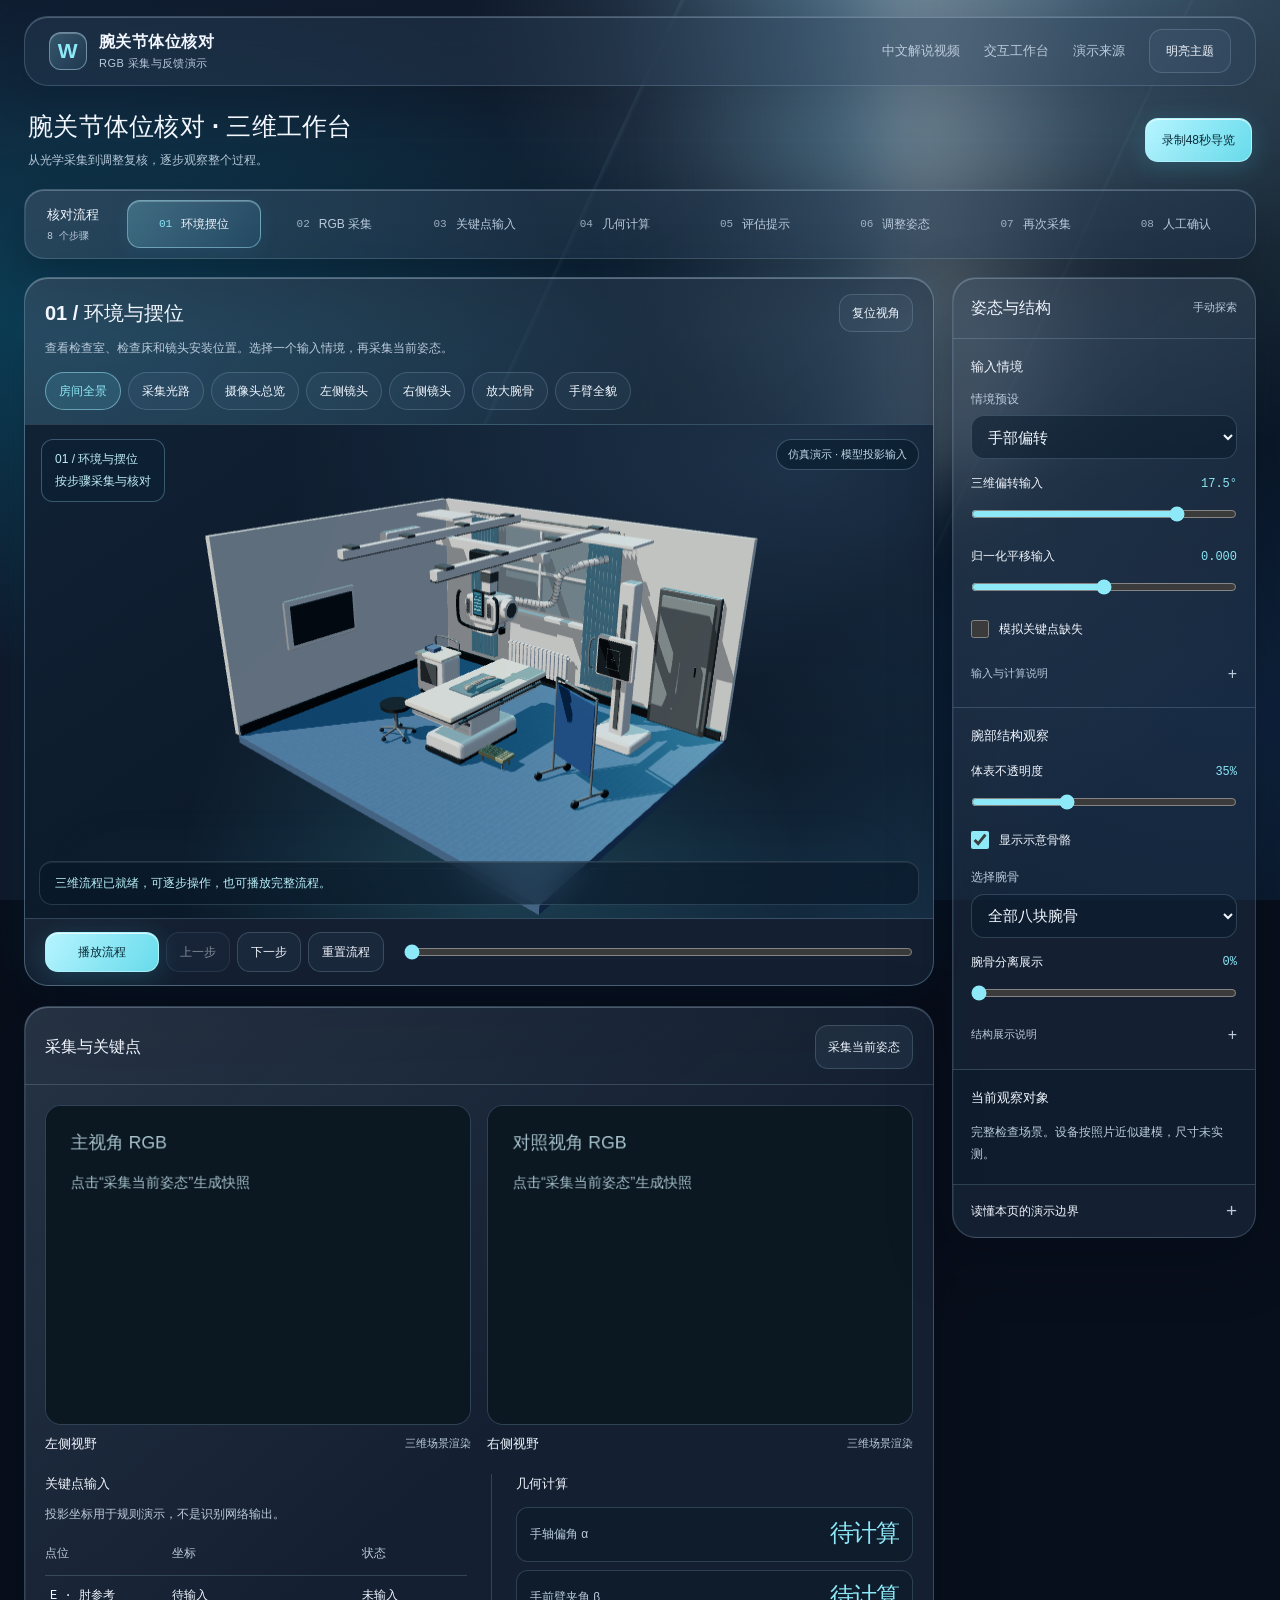
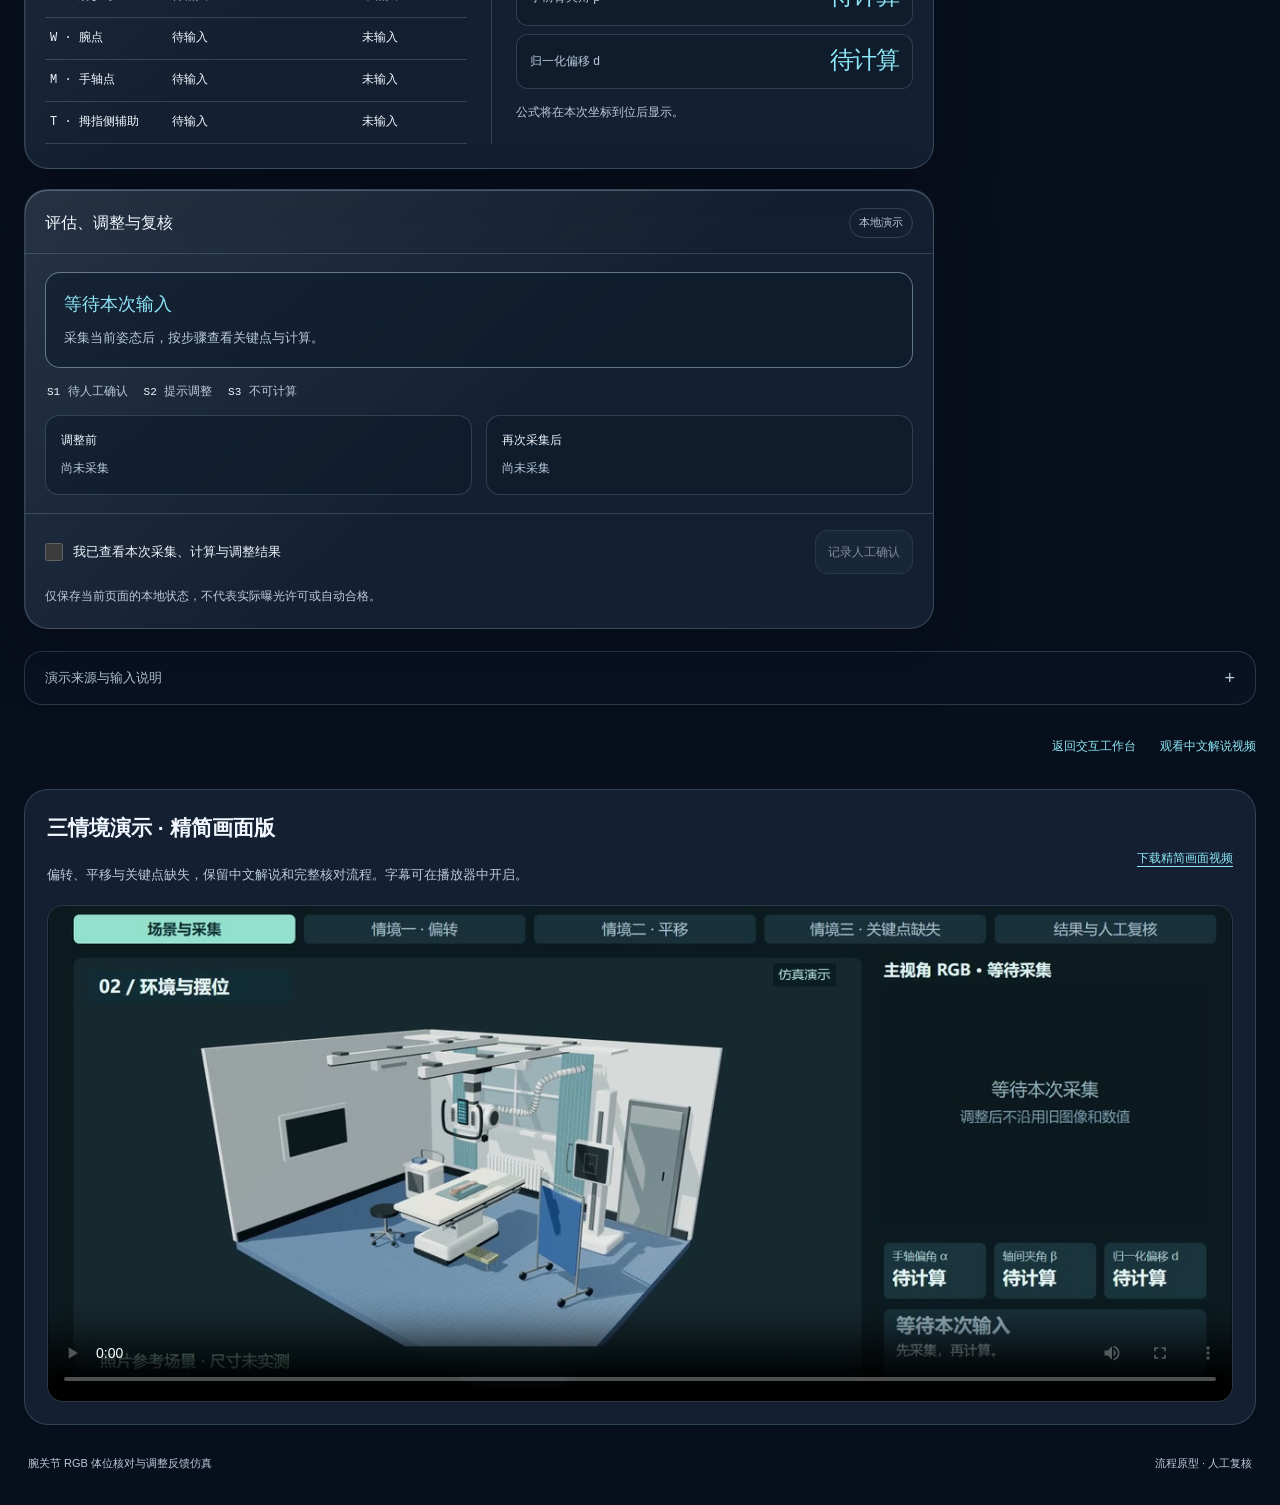
<file: index.html>
<!doctype html>
<html lang="zh-CN" data-theme="dark">
<head>
  <meta charset="utf-8">
  <meta name="viewport" content="width=device-width,initial-scale=1">
  <meta name="theme-color" content="#101b2c">
  <meta name="description" content="从RGB视野、模型投影关键点，到几何计算、姿态调整与人工确认的八步三维演示。">
  <title>腕关节RGB体位核对 · 全流程三维演示</title>
  <link rel="stylesheet" href="workflow-ui.css">
  <script type="importmap">{"imports":{"three":"./vendor/three.module.js"}}</script><script type="module" src="workflow-app.js"></script>
</head>
<body class="workflow-page">
<a class="skip-link" href="#workflow-workspace">跳到流程工作台</a>
<div class="ambient" aria-hidden="true"></div>
<header class="site-header wf-header">
  <a class="brand" href="#top"><span class="brand-symbol" aria-hidden="true">W</span><span>腕关节体位核对<small>RGB 采集与反馈演示</small></span></a>
  <nav class="header-nav" aria-label="主要导航"><a href="narrated-final.html">中文解说视频</a><a href="#workflow-workspace">交互工作台</a><a href="#wf-source">演示来源</a></nav>
  <button type="button" id="wf-theme" class="button subtle" aria-label="切换明亮主题">明亮主题</button>
</header>
<main id="top" class="wf-main">
  <section class="wf-intro" aria-labelledby="wf-page-title">
    <div><p class="eyebrow">RGB POSITION REVIEW / COMPLETE WORKFLOW</p><h1 id="wf-page-title">腕关节体位核对 · 三维工作台</h1><p>从光学采集到调整复核，逐步观察整个过程。</p></div>
    <button type="button" id="wf-record" class="button primary">录制48秒导览</button>
  </section>


  <section id="workflow-workspace" class="wf-workspace" aria-label="RGB体位核对流程工作台">
    <aside class="wf-process glass" aria-label="八步流程">
      <div class="wf-section-heading"><h2>核对流程</h2><span>8 个步骤</span></div>
      <nav class="wf-steps" aria-label="流程步骤">
        <button type="button" data-step="0" aria-current="step"><span class="wf-step-number">01</span><span><strong>环境摆位</strong><small>设备与手臂就位</small></span></button>
        <button type="button" data-step="1"><span class="wf-step-number">02</span><span><strong>RGB 采集</strong><small>观察相机视野</small></span></button>
        <button type="button" data-step="2"><span class="wf-step-number">03</span><span><strong>关键点输入</strong><small>已知模型投影</small></span></button>
        <button type="button" data-step="3"><span class="wf-step-number">04</span><span><strong>几何计算</strong><small>角度与位置关系</small></span></button>
        <button type="button" data-step="4"><span class="wf-step-number">05</span><span><strong>评估提示</strong><small>按规则分状态</small></span></button>
        <button type="button" data-step="5"><span class="wf-step-number">06</span><span><strong>调整姿态</strong><small>修改后不沿用旧结果</small></span></button>
        <button type="button" data-step="6"><span class="wf-step-number">07</span><span><strong>再次采集</strong><small>重新计算与比较</small></span></button>
        <button type="button" data-step="7"><span class="wf-step-number">08</span><span><strong>人工确认</strong><small>本地确认记录</small></span></button>
      </nav>
      <p class="wf-rail-note">点击步骤可逐段查看，也可播放完整流程。</p>
      <a href="#wf-source" class="wf-text-link">查看演示来源</a>
    </aside>

    <div class="wf-center">
      <section class="wf-viewer glass" aria-labelledby="wf-step-title">
        <div class="wf-current-step"><div><span class="wf-kicker">当前步骤</span><h2 id="wf-step-title">环境摆位</h2></div><button type="button" id="wf-home-view" class="button subtle">复位视角</button></div>
        <p class="wf-step-description" id="wf-step-detail">观察检查床、相机与手臂的相对位置，再开始采集流程。</p>
        <div class="wf-focus-bar" role="group" aria-label="放大观察对象"><button type="button" data-focus="room" class="button subtle" aria-pressed="true">房间全景</button><button type="button" data-focus="capture" class="button subtle" aria-pressed="false">采集光路</button><button type="button" data-focus="camera" class="button subtle" aria-pressed="false">摄像头总览</button><button type="button" data-focus="camera-left" class="button subtle" aria-pressed="false">左侧镜头</button><button type="button" data-focus="camera-right" class="button subtle" aria-pressed="false">右侧镜头</button><button type="button" data-focus="wrist" class="button subtle" aria-pressed="false">放大腕骨</button><button type="button" data-focus="arm" class="button subtle" aria-pressed="false">手臂全貌</button></div>
        <div id="wf-stage" class="wf-stage"><span class="wf-simulation-stamp">仿真演示 · 模型投影输入</span><canvas id="wf-canvas" role="img" tabindex="0" aria-label="RGB采集和腕关节姿态的三维场景，可拖动旋转，使用放大按钮切换观察对象。"></canvas><div class="wf-stage-caption"><p id="wf-status" role="status" aria-live="polite">正在准备三维流程…</p><p>拖动旋转，滚轮缩放；选择对象查看结构说明。</p></div></div>
        <div class="wf-transport"><div class="wf-play-buttons"><button type="button" id="wf-play" class="button primary">播放流程</button><button type="button" id="wf-prev" class="button subtle">上一步</button><button type="button" id="wf-next" class="button subtle">下一步</button><button type="button" id="wf-reset" class="button subtle">重置流程</button></div><label for="wf-progress">流程进度</label><input id="wf-progress" type="range" min="0" max="1" step="0.001" value="0" aria-label="全流程演示进度"></div>
      </section>

      <section class="wf-observations glass" aria-labelledby="wf-capture-title">
        <div class="wf-section-heading"><div><span class="wf-kicker">ACQUISITION</span><h2 id="wf-capture-title">采集与关键点</h2></div><button type="button" id="wf-capture" class="button">采集当前姿态</button></div>
        <div class="wf-rgb-grid"><figure><div class="wf-rgb-frame"><canvas id="wf-rgb-left" width="320" height="240" role="img" aria-label="左侧相机的RGB渲染视野"></canvas></div><figcaption><strong>左侧视野</strong><span>三维场景渲染</span></figcaption></figure><figure><div class="wf-rgb-frame"><canvas id="wf-rgb-right" width="320" height="240" role="img" aria-label="右侧相机的RGB渲染视野"></canvas></div><figcaption><strong>右侧视野</strong><span>三维场景渲染</span></figcaption></figure></div>
        <div class="wf-data-grid"><div class="wf-keypoint-block"><h3>关键点输入</h3><p class="wf-small-copy">投影坐标用于规则演示，不是识别网络输出。</p><table class="wf-keypoint-table"><thead><tr><th scope="col">点位</th><th scope="col">坐标</th><th scope="col">状态</th></tr></thead><tbody id="wf-keypoints"><tr><th scope="row">E · 肘</th><td>待采集</td><td>未输入</td></tr><tr><th scope="row">W · 腕</th><td>待采集</td><td>未输入</td></tr><tr><th scope="row">M · 中掌</th><td>待采集</td><td>未输入</td></tr><tr><th scope="row">T · 参考点</th><td>待采集</td><td>未输入</td></tr></tbody></table></div><div class="wf-calculation-block"><h3>几何计算</h3><div class="wf-metrics"><div><span>手轴偏角 α</span><output id="wf-alpha">待计算</output></div><div><span>手前臂夹角 β</span><output id="wf-beta">待计算</output></div><div><span>归一化偏移 d</span><output id="wf-offset">待计算</output></div></div><p id="wf-formula" class="wf-formula">完成关键点输入后显示本次计算关系。</p></div></div>
      </section>

      <section class="wf-review glass" aria-labelledby="wf-review-title">
        <div class="wf-section-heading"><div><span class="wf-kicker">REVIEW &amp; RECAPTURE</span><h2 id="wf-review-title">评估、调整与复核</h2></div><span class="wf-local-badge">本地演示</span></div>
        <div class="wf-decision" role="status" aria-live="polite"><span id="wf-result">S3 · 尚未采集</span><p id="wf-reason">等待有效关键点输入；当前不作体位判断。</p></div>
        <div class="wf-state-legend" aria-label="结果状态定义"><span><b>S1</b> 待人工确认</span><span><b>S2</b> 提示调整</span><span><b>S3</b> 不可计算</span></div>
        <div class="wf-comparison"><div><h3>调整前</h3><p id="wf-before">完成第一次采集后记录结果。</p></div><div><h3>再次采集后</h3><p id="wf-after">修改姿态后重新采集，再比较结果。</p></div></div>
        <div class="wf-confirmation"><label class="check-field"><input id="wf-human-confirm" type="checkbox"><span>我已查看本次采集、计算与调整结果</span></label><button type="button" id="wf-confirm-button" class="button">记录人工确认</button><p>仅保存当前页面的本地状态，不代表实际曝光许可或自动合格。</p></div>
      </section>
    </div>

    <aside class="wf-inspector glass" aria-labelledby="wf-inspector-title">
      <div class="wf-section-heading"><h2 id="wf-inspector-title">姿态与结构</h2><span>手动探索</span></div>
      <section class="wf-control-section" aria-labelledby="wf-scenario-title"><h3 id="wf-scenario-title">输入情境</h3><div class="field"><label for="wf-scenario">情境预设</label><select id="wf-scenario"><option value="baseline">基准输入</option><option value="deviation" selected>手部偏转</option><option value="translation">整体平移</option><option value="missing">关键点缺失</option></select></div><label class="range-label" for="wf-angle"><span>三维偏转输入</span><output id="wf-angle-value" for="wf-angle">17.5°</output></label><input id="wf-angle" type="range" min="-30" max="30" step="0.5" value="17.5"><label class="range-label" for="wf-shift"><span>归一化平移输入</span><output id="wf-shift-value" for="wf-shift">0.000</output></label><input id="wf-shift" type="range" min="-0.35" max="0.35" step="0.005" value="0"><label class="check-field wf-missing-field"><input id="wf-missing" type="checkbox"><span>模拟关键点缺失</span></label><details class="wf-control-help"><summary>输入与计算说明</summary><p class="wf-small-copy">滑块控制三维姿态；α、β、d由RGB投影计算，透视下不必与输入同值。改变姿态后需重新采集。</p></details></section>
      <section class="wf-control-section" aria-labelledby="wf-bone-title"><h3 id="wf-bone-title">腕部结构观察</h3><label class="range-label" for="wf-opacity"><span>体表不透明度</span><output id="wf-opacity-value" for="wf-opacity">35%</output></label><input id="wf-opacity" type="range" min="0" max="100" step="1" value="35"><label class="check-field"><input id="wf-bones" type="checkbox" checked><span>显示示意骨骼</span></label><div class="field wf-bone-field"><label for="wf-bone-select">选择腕骨</label><select id="wf-bone-select"><option value="all">全部八块腕骨</option><option value="scaphoid">舟骨</option><option value="lunate">月骨</option><option value="triquetrum">三角骨</option><option value="pisiform">豌豆骨</option><option value="trapezium">大多角骨</option><option value="trapezoid">小多角骨</option><option value="capitate">头状骨</option><option value="hamate">钩骨</option></select></div><label class="range-label" for="wf-explode"><span>腕骨分离展示</span><output id="wf-explode-value" for="wf-explode">0%</output></label><input id="wf-explode" type="range" min="0" max="1" step="0.01" value="0"><details class="wf-control-help"><summary>结构展示说明</summary><p class="wf-small-copy">分离仅用于识别组成，0% 恢复原位。示意腕骨不是逐骨影像分割结果。</p></details></section>
      <section class="wf-control-section wf-object-section" aria-labelledby="wf-object-title"><h3 id="wf-object-title">当前观察对象</h3><p id="wf-object-detail">选择摄像头或腕骨，查看结构与作用说明。</p></section>
      <details class="wf-method-details"><summary>读懂本页的演示边界</summary><div><p>摄像头接收环境反射光；视野锥体用于说明采集范围，不表示向手腕发射光束。</p><p>房间和设备按照片参考近似建模，尺寸未经实测校准。手掌按规则角驱动刚性转动，关键点由模型投影得到。</p><p>计算与提示展示规则流程；S1 仍需人工确认，S2 提示调整，S3 表示输入不足或不可计算。</p><p>真实应用还需相机标定、识别模型、图像与投影误差验证，以及完整的专业审核。</p></div></details>
    </aside>
  </section>
<details class="wf-provenance" id="wf-source"><summary>演示来源与输入说明</summary><p>RGB 画面由三维场景渲染，关键点来自已知模型投影；未训练识别网络，未完成实机标定。视野和光路均为示意，摄像头接收环境光。房间与设备参考实拍外观近似建模，腕骨可逐骨观察，均为示意结构。</p></details>
  <div class="wf-bottom-links"><a href="#workflow-workspace">返回交互工作台</a><a href="narrated-final.html">观看中文解说视频</a></div>
  <section class="demo-film wf-demo-film" id="workflow-film" aria-labelledby="wf-film-title"><div><p class="eyebrow">THREE SCENARIOS / CHINESE NARRATION</p><h2 id="wf-film-title">三情境演示 · 精简画面版</h2><p>偏转、平移与关键点缺失，保留中文解说和完整核对流程。字幕可在播放器中开启。</p><a href="exports/demo-clean-v3.mp4" download>下载精简画面视频</a></div><video controls preload="metadata" playsinline poster="exports/cover-clean-v3.jpg" src="exports/demo-clean-v3.mp4" aria-label="三情境中文解说完整演示"><track kind="subtitles" src="exports/三情境中文解说字幕_v3.vtt" srclang="zh" label="中文字幕"></video></section>
</main>
<footer class="wf-footer"><span>腕关节 RGB 体位核对与调整反馈仿真</span><span>流程原型 · 人工复核</span></footer>
</body>
</html>
</file>
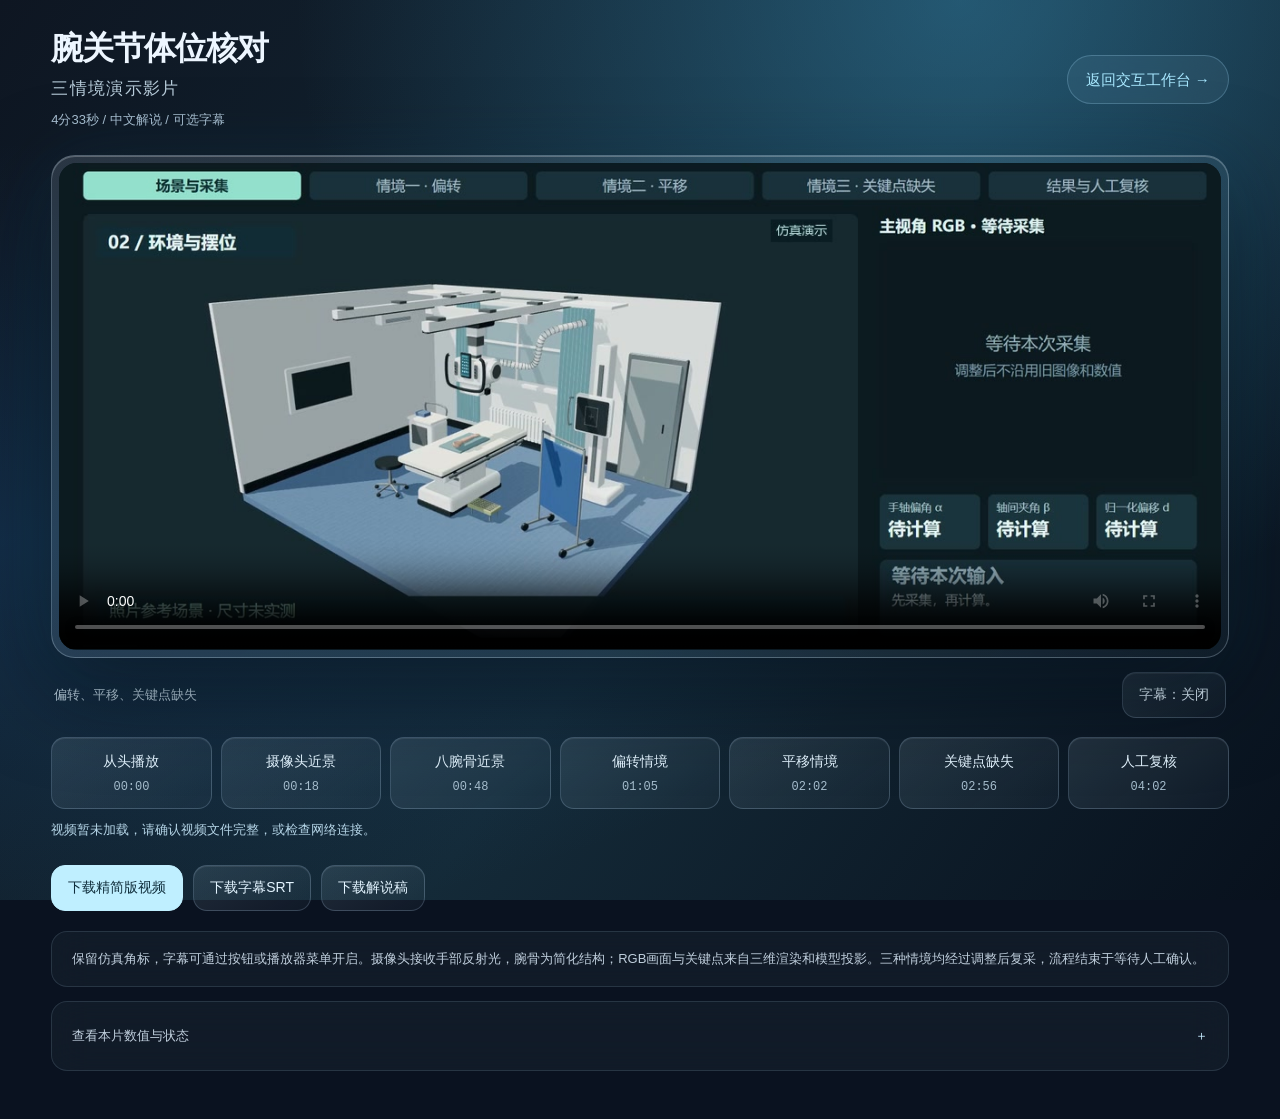
<file: narrated-final/index.html>
<!doctype html><html lang="zh-CN"><head><meta charset="utf-8"><meta name="viewport" content="width=device-width,initial-scale=1"><meta http-equiv="refresh" content="0;url=../narrated-final.html"><title>中文解说视频</title></head><body><p><a href="../narrated-final.html">打开中文解说视频</a></p><script>location.replace('../narrated-final.html'+location.search+location.hash);</script></body></html>
</file>
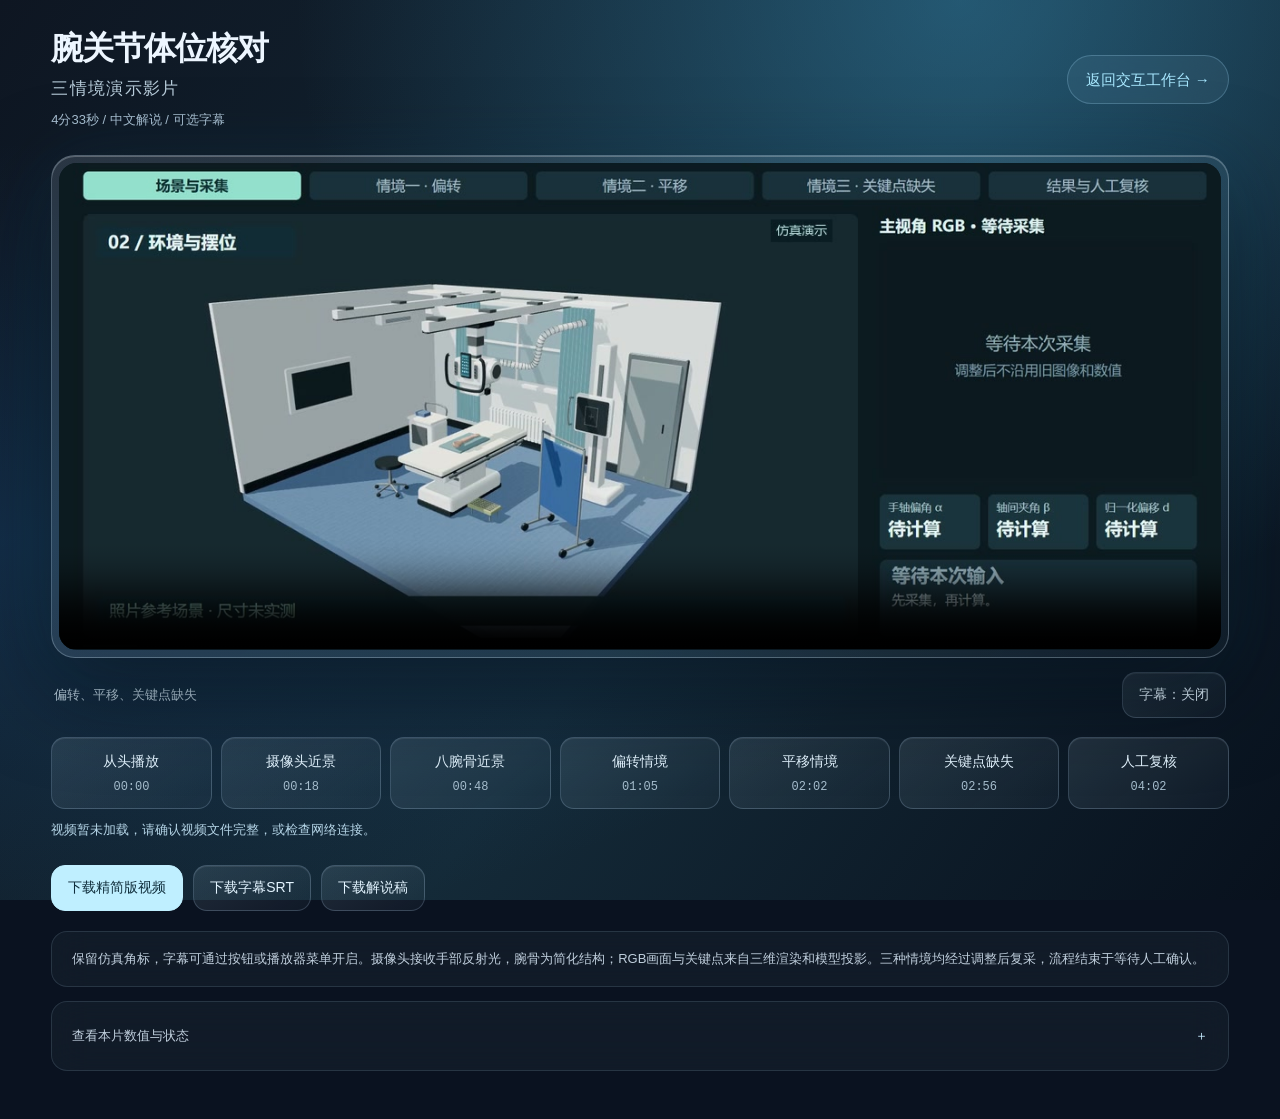
<file: narrated-final.html>
<!doctype html><html lang="zh-CN"><head><meta charset="utf-8"><meta name="viewport" content="width=device-width,initial-scale=1"><title>腕关节演示影片 · 中文解说</title><link rel="stylesheet" href="glass-ui.css?v=3"><link rel="stylesheet" href="video-glass.css?v=3"></head><body class="film-page"><main><header><div><h1>腕关节体位核对<span>三情境演示影片</span></h1><p>4分33秒 / 中文解说 / 可选字幕</p></div><a class="back" href="index.html">返回交互工作台 →</a></header><div class="film-screen"><video id="final-video" controls playsinline preload="metadata" poster="exports/cover-clean-v3.jpg" src="exports/demo-clean-v3.mp4" aria-label="三情境中文解说完整演示"><track kind="subtitles" src="exports/三情境中文解说字幕_v3.vtt" srclang="zh" label="中文字幕"></video></div><div class="film-tools"><span>偏转、平移、关键点缺失</span><button id="caption-toggle" type="button" aria-pressed="false">字幕：关闭</button></div><nav class="chapters" aria-label="视频章节"><button type="button" data-time="0.0">从头播放<small>00:00</small></button><button type="button" data-time="18.88">摄像头近景<small>00:18</small></button><button type="button" data-time="48.92">八腕骨近景<small>00:48</small></button><button type="button" data-time="65.76">偏转情境<small>01:05</small></button><button type="button" data-time="122.36">平移情境<small>02:02</small></button><button type="button" data-time="176.08">关键点缺失<small>02:56</small></button><button type="button" data-time="242.24">人工复核<small>04:02</small></button></nav><div class="status" id="watch-status" aria-live="polite">可以从头播放，也可直接跳到关键镜头。</div><div class="downloads"><a href="exports/demo-clean-v3.mp4" download>下载精简版视频</a><a href="exports/三情境中文解说字幕_v2.srt" download>下载字幕SRT</a><a href="exports/中文解说脚本_v2.md" download>下载解说稿</a></div><p class="note">保留仿真角标，字幕可通过按钮或播放器菜单开启。摄像头接收手部反射光，腕骨为简化结构；RGB画面与关键点来自三维渲染和模型投影。三种情境均经过调整后复采，流程结束于等待人工确认。</p><details><summary>查看本片数值与状态</summary><div class="table-wrap"><table><thead><tr><th>情境</th><th>α</th><th>β</th><th>d</th><th>状态</th></tr></thead><tbody><tr><td>偏转（3D输入17.5°）</td><td>16.09°</td><td>16.09°</td><td>0.000</td><td>S2提示调整</td></tr><tr><td>平移（归一化输入0.278）</td><td>1.02°</td><td>0.37°</td><td>0.286</td><td>S2提示调整</td></tr><tr><td>M点缺失</td><td>不可计算</td><td>不可计算</td><td>不可计算</td><td>S3暂停判断</td></tr><tr><td>三情境恢复后复采</td><td>0.28°</td><td>0.28°</td><td>0.000</td><td>S1待人工确认</td></tr></tbody></table></div><p>三维输入与图像投影测量不同。演示判定使用未舍入值；调整中不显示当前评估结果。未完成真实相机标定、识别模型和临床质量验证。</p></details></main><script>
const video=document.getElementById('final-video'),status=document.getElementById('watch-status');
const chapterButtons=[...document.querySelectorAll('[data-time]')];
const originalVideoURL=new URL(video.getAttribute('src'),document.baseURI).href;
let fullVideoPromise=null,blobURL=null,fetchController=null,requestId=0,chapterBusy=false;
function metadataReady(){return video.readyState>=1&&Number.isFinite(video.duration)&&video.duration>0;}
function waitForMetadata(source){
  return new Promise((resolve,reject)=>{
    const cleanup=()=>{clearTimeout(timer);video.removeEventListener('loadedmetadata',ready);video.removeEventListener('error',failed);};
    const ready=()=>{cleanup();metadataReady()?resolve():reject(new Error('Invalid video duration'));};
    const failed=()=>{cleanup();reject(new Error('Video metadata unavailable'));};
    const timer=setTimeout(failed,20000);
    video.addEventListener('loadedmetadata',ready);
    video.addEventListener('error',failed);
    if(source){video.src=source;video.load();}
    else if(metadataReady())ready();
  });
}
function canSeekTo(time){
  for(let i=0;i<video.seekable.length;i++){
    if(video.seekable.start(i)<=time&&video.seekable.end(i)>=time)return true;
  }
  return false;
}
function prepareFullVideo(){
  if(fullVideoPromise)return fullVideoPromise;
  fullVideoPromise=(async()=>{
    let candidateURL=null;
    const controller=new AbortController();fetchController=controller;
    const timer=setTimeout(()=>controller.abort(),90000);
    try{
      const response=await fetch(originalVideoURL,{signal:controller.signal});
      if(!response.ok||response.status!==200)throw new Error('Incomplete video response');
      const blob=await response.blob();
      if(!blob.size)throw new Error('Empty video response');
      clearTimeout(timer);
      candidateURL=URL.createObjectURL(blob);
      await waitForMetadata(candidateURL);
      blobURL=candidateURL;
    }catch(error){
      if(candidateURL){video.src=originalVideoURL;video.load();URL.revokeObjectURL(candidateURL);}
      fullVideoPromise=null;
      throw error;
    }finally{
      clearTimeout(timer);
      if(fetchController===controller)fetchController=null;
    }
  })();
  return fullVideoPromise;
}
function seekAndVerify(time,id){
  return new Promise((resolve,reject)=>{
    const cleanup=()=>{clearTimeout(timer);video.removeEventListener('seeked',finished);video.removeEventListener('error',failed);};
    const finished=()=>{
      cleanup();
      if(id!==requestId)return resolve(false);
      Math.abs(video.currentTime-time)<0.35&&!video.seeking?resolve(true):reject(new Error('Chapter position mismatch'));
    };
    const failed=()=>{cleanup();reject(new Error('Chapter seek failed'));};
    const timer=setTimeout(finished,10000);
    video.addEventListener('seeked',finished);
    video.addEventListener('error',failed);
    if(!video.seeking&&Math.abs(video.currentTime-time)<0.05){finished();return;}
    try{video.currentTime=time;}catch(error){cleanup();reject(error);}
  });
}
chapterButtons.forEach(button=>button.addEventListener('click',async()=>{
  const id=++requestId,time=Number(button.dataset.time),label=button.childNodes[0].textContent.trim();
  chapterBusy=true;video.pause();
  chapterButtons.forEach(b=>b.setAttribute('aria-current','false'));
  status.textContent='正在定位：'+label+'……';
  try{
    if(fullVideoPromise){
      if(!blobURL)status.textContent='正在准备章节跳转，首次需加载完整视频……';
      await fullVideoPromise;
    }else{
      await waitForMetadata();
    }
    if(id!==requestId)return;
    if(time>0&&!blobURL&&!canSeekTo(time)){
      status.textContent='正在准备章节跳转，首次需加载完整视频……';
      await prepareFullVideo();
    }
    if(id!==requestId)return;
    status.textContent='正在定位：'+label+'……';
    try{await seekAndVerify(time,id);}
    catch(error){
      if(id!==requestId)return;
      if(blobURL)throw error;
      status.textContent='正在准备章节跳转，首次需加载完整视频……';
      await prepareFullVideo();
      if(id!==requestId)return;
      await seekAndVerify(time,id);
    }
    if(id!==requestId)return;
    chapterButtons.forEach(b=>b.setAttribute('aria-current',String(b===button)));
    status.textContent='当前章节：'+label;
    try{await video.play();}
    catch(error){if(id===requestId)status.textContent='已定位到'+label+'，请点击播放器开始播放。';}
  }catch(error){
    if(id===requestId)status.textContent='章节加载失败，可再次点击重试，或从头播放。';
  }finally{if(id===requestId)chapterBusy=false;}
}));
video.addEventListener('loadedmetadata',()=>{document.body.dataset.videoDuration=video.duration;document.body.dataset.videoReady='complete';});
video.addEventListener('error',()=>{if(!chapterBusy)status.textContent='视频暂未加载，请确认视频文件完整，或检查网络连接。';});
window.addEventListener('pagehide',event=>{
  if(event.persisted)return;
  requestId++;
  if(fetchController)fetchController.abort();
  if(blobURL)URL.revokeObjectURL(blobURL);
});

const captionToggle=document.getElementById('caption-toggle');
captionToggle.addEventListener('click',()=>{
  const track=video.textTracks[0];
  if(track)track.mode=track.mode==='showing'?'disabled':'showing';
  syncCaptionButton();
});
function syncCaptionButton(){
  const showing=video.textTracks[0]?.mode==='showing';
  captionToggle.setAttribute('aria-pressed',String(showing));
  captionToggle.textContent=showing?'字幕：开启':'字幕：关闭';
}
video.textTracks.addEventListener('change',syncCaptionButton);
video.addEventListener('timeupdate',()=>{
  if(chapterBusy||!metadataReady())return;
  const active=chapterButtons.filter(b=>Number(b.dataset.time)<=video.currentTime+.05).at(-1);
  if(!active)return;
  chapterButtons.forEach(b=>b.setAttribute('aria-current',String(b===active)));
  status.textContent='当前章节：'+active.childNodes[0].textContent.trim();
});

</script></body></html>
</file>
<file: workflow-ui.css>
@import url('./spatial-ui.css');
@import url('./glass-ui.css');

/* The workflow uses the existing native CSS glass palette. Source text and
   calculations stay on stable, high-opacity surfaces. No business logic here. */
.workflow-page{font-size:15px;--wf-max:1640px}
.wf-header,.wf-main,.wf-footer{max-width:var(--wf-max)}
.wf-header{gap:26px}.wf-header #wf-theme{flex-shrink:0}
.wf-intro{display:flex;align-items:center;justify-content:space-between;gap:24px;padding:28px 0 20px}
.wf-intro h1{font-size:27px;line-height:1.45;letter-spacing:-.025em;text-wrap:balance}
.wf-intro>div>p:last-child{font-size:14px;line-height:1.8;color:var(--muted);margin-top:8px}
.wf-intro>.button{flex-shrink:0}
.wf-provenance{display:flex;align-items:flex-start;gap:14px;padding:13px 17px;margin-bottom:20px;border:1px solid var(--line-soft);border-left:3px solid var(--accent);border-radius:0 10px 10px 0;background:var(--surface-low);color:var(--muted);font-size:12px;line-height:1.8}
.wf-provenance strong{flex-shrink:0;color:var(--accent);font-weight:550}
.wf-workspace{display:grid;grid-template-columns:178px minmax(0,1fr) 292px;align-items:start;gap:16px}
.wf-workspace>*{min-width:0}.wf-process,.wf-inspector{border-radius:var(--radius);overflow:hidden}
.wf-section-heading{display:flex;align-items:center;justify-content:space-between;gap:12px;padding:18px 20px;border-bottom:1px solid var(--line-soft)}
.wf-section-heading h2{font-size:15px;font-weight:600;line-height:1.5}.wf-section-heading>span{font-size:11px;color:var(--muted);white-space:nowrap}
.wf-process .wf-section-heading{padding:18px 15px}.wf-process .wf-section-heading h2{font-size:14px}.wf-process .wf-section-heading>span{font-size:10px}
.wf-steps{display:grid;gap:4px;padding:10px 8px}
.wf-steps button{display:flex;align-items:center;gap:11px;text-align:left;border:1px solid transparent;border-radius:10px;background:transparent;min-height:70px;padding:12px 9px;position:relative;color:var(--text)}
.wf-steps button:hover{background:var(--accent-soft)}
.wf-steps button[aria-current=step],.wf-steps button.active{background:var(--accent-soft);border-color:var(--line);box-shadow:inset 2px 0 var(--accent)}
.wf-step-number{display:grid;place-items:center;flex-shrink:0;width:25px;height:25px;border:1px solid var(--line-soft);border-radius:50%;font:11px var(--mono);color:var(--muted)}
.wf-steps button[aria-current=step] .wf-step-number,.wf-steps button.active .wf-step-number{background:var(--accent);border-color:var(--accent);color:var(--on-accent)}
.wf-steps strong{display:block;font-size:13px;font-weight:550;white-space:nowrap}.wf-steps small{display:block;margin-top:5px;font-size:10px;color:var(--muted);line-height:1.5}
.wf-rail-note{font-size:11px;line-height:1.85;color:var(--muted);padding:8px 17px 0}
.wf-text-link{display:flex;align-items:center;min-height:44px;margin:5px 17px 13px;font-size:11px;color:var(--accent)}
.wf-center{display:grid;gap:18px;min-width:0}.wf-viewer,.wf-observations,.wf-review{border-radius:var(--radius);overflow:hidden;min-width:0}
.wf-current-step{display:flex;justify-content:space-between;align-items:center;gap:16px;padding:18px 20px 8px}
.wf-kicker{font:10px/1.5 var(--mono);letter-spacing:.09em;color:var(--muted);display:block;margin-bottom:5px}.wf-current-step h2{font-size:22px;font-weight:550;line-height:1.4}
.wf-step-description{font-size:13px;line-height:1.85;color:var(--muted);padding:0 20px 14px;min-height:38px}
.wf-focus-bar{display:grid;grid-template-columns:repeat(4,minmax(0,1fr));gap:7px;padding:0 20px 15px}.wf-focus-bar .button{padding:9px 6px;font-size:12px}
.wf-focus-bar .button[aria-pressed=true]{color:var(--accent);background:var(--accent-soft);border-color:var(--line)}
.wf-stage{position:relative;height:510px;min-height:320px;background:var(--canvas);isolation:isolate;border-block:1px solid var(--line-soft)}
#wf-canvas{display:block;width:100%;height:100%;touch-action:none}
.wf-stage-caption{position:absolute;inset:auto 0 0;padding:35px 20px 18px;pointer-events:none;background:linear-gradient(transparent,var(--canvas));z-index:1}
.wf-stage-caption p{font-size:11px;line-height:1.7;color:var(--muted)}.wf-stage-caption #wf-status{font-size:12px;color:var(--accent);margin-bottom:4px}
.wf-transport{padding:14px 20px 9px}.wf-play-buttons{display:flex;gap:7px;flex-wrap:wrap}.wf-play-buttons .button{font-size:12px;padding:9px 13px}.wf-play-buttons .button:first-child{margin-right:auto;min-width:108px}
.wf-transport>label{display:block;margin-top:13px;font-size:11px;color:var(--muted)}.wf-transport>input{display:block;height:44px}
.wf-observations .wf-section-heading,.wf-review .wf-section-heading{padding-bottom:15px}.wf-observations .wf-section-heading .button{font-size:12px;padding:9px 12px}
.wf-rgb-grid{display:grid;grid-template-columns:repeat(2,minmax(0,1fr));gap:15px;padding:20px}
.wf-rgb-grid figure{min-width:0}.wf-rgb-frame{aspect-ratio:4/3;background:var(--canvas);border:1px solid var(--line-soft);border-radius:10px;overflow:hidden}
.wf-rgb-frame canvas{display:block;width:100%;height:100%;object-fit:contain}
.wf-rgb-grid figcaption{display:flex;align-items:center;justify-content:space-between;gap:10px;margin-top:9px;font-size:11px;color:var(--muted)}.wf-rgb-grid figcaption strong{font-size:12px;color:var(--text);font-weight:500}
.wf-data-grid{display:grid;grid-template-columns:minmax(0,1fr) minmax(0,1.05fr);gap:24px;padding:0 20px 20px}.wf-data-grid>*{min-width:0}.wf-data-grid h3{font-size:13px;font-weight:550;margin-bottom:8px}
.wf-small-copy{font-size:11px;line-height:1.8;color:var(--muted)}
.wf-keypoint-table{border-collapse:collapse;width:100%;margin-top:10px;font-size:11px;table-layout:fixed;text-align:left}
.wf-keypoint-table th,.wf-keypoint-table td{padding:10px 5px;border-bottom:1px solid var(--line-soft);font-weight:400;overflow-wrap:anywhere;vertical-align:top}
.wf-keypoint-table th:first-child{padding-left:0}.wf-keypoint-table thead{color:var(--muted)}.wf-keypoint-table thead th:first-child{width:29%}.wf-keypoint-table thead th:nth-child(2){width:45%}.wf-keypoint-table tbody td{font-family:var(--mono)}
.wf-calculation-block{padding-left:22px;border-left:1px solid var(--line-soft)}
.wf-metrics{display:grid;gap:0;margin-top:12px}.wf-metrics>div{display:flex;align-items:baseline;justify-content:space-between;gap:10px;min-height:50px;padding:8px 0;border-bottom:1px solid var(--line-soft)}
.wf-metrics span{font-size:11px;color:var(--muted)}.wf-metrics output{font:22px/1.4 var(--mono);letter-spacing:-.035em;overflow-wrap:anywhere;color:var(--text)}
.wf-formula{font-size:11px;line-height:1.85;color:var(--muted);padding:12px 0 0;overflow-wrap:anywhere}
.wf-local-badge{padding:4px 7px;border:1px solid var(--line-soft);border-radius:6px}
.wf-decision{margin:18px 20px 0;padding:16px;border-radius:10px;background:var(--surface-low);border:1px solid var(--line);border-left:3px solid var(--accent)}
.wf-decision>span{font-size:15px;font-weight:550;color:var(--accent)}.wf-decision p{font-size:13px;line-height:1.8;color:var(--muted);margin-top:6px}
.wf-state-legend{display:flex;flex-wrap:wrap;gap:8px 16px;padding:13px 22px;font-size:11px;color:var(--muted)}.wf-state-legend b{font:11px var(--mono);color:var(--text);margin-right:4px}
.wf-comparison{display:grid;grid-template-columns:repeat(2,minmax(0,1fr));gap:16px;margin:0 20px 18px}.wf-comparison>div{padding:14px;background:var(--surface-low);border-radius:9px;border:1px solid var(--line-soft);min-width:0}.wf-comparison h3{font-size:12px;font-weight:550;margin-bottom:7px}.wf-comparison p{font-size:12px;line-height:1.85;color:var(--muted);overflow-wrap:anywhere}
.wf-confirmation{border-top:1px solid var(--line-soft);padding:14px 20px 20px;display:flex;align-items:center;justify-content:space-between;gap:10px 15px;flex-wrap:wrap}
.wf-confirmation .check-field{font-size:12px;min-width:0;flex:1}.wf-confirmation .button{font-size:12px;padding:9px 12px;flex-shrink:0}.wf-confirmation>p{font-size:11px;color:var(--muted);line-height:1.8;width:100%}
.wf-inspector .wf-section-heading{padding:18px 18px}.wf-control-section{padding:18px;border-bottom:1px solid var(--line-soft)}.wf-control-section h3{font-size:13px;font-weight:550;margin-bottom:14px}
.wf-control-section .field label{font-size:12px}.wf-control-section .field select{width:100%;min-width:0}
.wf-control-section .range-label{font-size:12px;margin-top:15px}.wf-control-section .check-field{font-size:12px}.wf-control-section input[type=range]{display:block;height:44px}
.wf-missing-field{margin:6px 0}.wf-bone-field{margin-top:10px}.wf-control-section .wf-small-copy{margin-top:10px}
.wf-object-section{background:var(--surface-low)}#wf-object-detail{font-size:12px;color:var(--muted);line-height:1.9;overflow-wrap:anywhere}
.wf-method-details{padding:0 18px}.wf-method-details summary{display:flex;align-items:center;min-height:60px;font-size:12px;gap:12px;list-style:none}.wf-method-details summary::-webkit-details-marker{display:none}.wf-method-details summary:after{content:'+';font-size:19px;color:var(--muted);margin-left:auto}.wf-method-details[open] summary:after{content:'-'}
.wf-method-details>div{padding:0 0 18px;font-size:11px;line-height:1.9;color:var(--muted)}.wf-method-details p+p{margin-top:12px}
.wf-bottom-links{display:flex;gap:25px;justify-content:flex-end;margin-top:22px;padding-top:12px;border-top:1px solid var(--line-soft)}.wf-bottom-links a{display:flex;align-items:center;min-height:44px;font-size:12px;color:var(--accent)}.wf-footer{padding-top:14px}
@media(min-width:1400px){.wf-stage{height:570px}}
@media(max-width:1250px){.wf-workspace{grid-template-columns:154px minmax(0,1fr) 254px;gap:12px}.wf-steps button{gap:8px;padding-inline:7px}.wf-step-number{width:22px;height:22px;font-size:10px}.wf-steps strong{font-size:12px}.wf-steps small{font-size:10px}.wf-process .wf-section-heading{display:block}.wf-process .wf-section-heading>span{display:block;margin-top:5px}.wf-section-heading{padding-inline:16px}.wf-current-step{padding-inline:16px}.wf-step-description{padding-inline:16px}.wf-focus-bar{padding-inline:16px;gap:5px}.wf-focus-bar .button{font-size:11px}.wf-transport{padding-inline:16px}.wf-play-buttons{gap:6px}.wf-play-buttons .button{padding-inline:9px;flex:1}.wf-play-buttons .button:first-child{min-width:88px}.wf-stage{height:480px}.wf-data-grid{grid-template-columns:1fr;gap:20px}.wf-calculation-block{border-left:0;padding-left:0}.wf-metrics{grid-template-columns:repeat(3,minmax(0,1fr));gap:12px}.wf-metrics>div{display:block}.wf-metrics span{display:block;line-height:1.7;min-height:36px}.wf-metrics output{font-size:20px;display:block;margin-top:4px}.wf-rgb-grid{padding:16px;gap:12px}.wf-rgb-grid figcaption{display:block}.wf-rgb-grid figcaption span{display:block;margin-top:3px}.wf-confirmation .check-field{flex-basis:100%}.wf-confirmation .button{width:100%}.wf-control-section{padding:16px}.wf-intro h1{font-size:24px}.wf-stage-caption{padding-inline:16px}}
@media(max-width:1024px){.wf-workspace{grid-template-columns:minmax(0,1fr) 270px}.wf-process{grid-column:1/-1}.wf-process .wf-section-heading{display:flex;padding:12px 16px;border-bottom:0}.wf-process .wf-section-heading>span{margin:0}.wf-steps{grid-template-columns:repeat(8,minmax(0,1fr));gap:4px;padding:0 10px 10px}.wf-steps button{display:block;text-align:center;min-height:70px;padding:10px 4px}.wf-step-number{margin:0 auto 7px}.wf-steps strong{font-size:11px}.wf-steps small,.wf-rail-note,.wf-process .wf-text-link{display:none}.wf-stage{height:480px}.wf-intro{align-items:flex-start}.wf-intro>.button{margin-top:15px}.wf-intro h1{max-width:23em}.wf-steps button[aria-current=step],.wf-steps button.active{box-shadow:inset 0 -2px var(--accent)}.wf-header .header-nav{gap:18px}.wf-header{gap:18px}.wf-provenance{font-size:12px}}
@media(max-width:800px){.wf-workspace{grid-template-columns:minmax(0,1fr)}.wf-inspector{display:grid;grid-template-columns:1fr 1fr}.wf-inspector>.wf-section-heading,.wf-object-section,.wf-method-details{grid-column:1/-1}.wf-inspector>.wf-control-section:nth-child(3){border-left:1px solid var(--line-soft)}.wf-stage{height:500px}.wf-data-grid{grid-template-columns:1fr 1fr;gap:20px}.wf-calculation-block{padding-left:20px;border-left:1px solid var(--line-soft)}.wf-metrics{display:block}.wf-metrics>div{display:flex}.wf-metrics span{min-height:0}.wf-metrics output{margin:0}.wf-rgb-grid figcaption{display:flex}.wf-rgb-grid figcaption span{margin:0}.wf-confirmation .check-field{flex-basis:auto}.wf-confirmation .button{width:auto}.wf-header .header-nav{display:none}#wf-theme{margin-left:auto}.wf-intro{padding-top:24px}.wf-focus-bar .button{font-size:12px}.wf-provenance{margin-bottom:16px}.wf-steps strong{font-size:11px}.wf-steps button{padding-inline:2px}}
@media(max-width:600px){.workflow-page{min-width:320px}.wf-main{padding-inline:14px}.wf-header{padding-inline:16px;gap:10px}.wf-intro{display:block;padding:24px 2px 20px}.wf-intro h1{font-size:24px;max-width:18em;line-height:1.5}.wf-intro>div>p:last-child{font-size:14px;line-height:1.9}.wf-intro>.button{margin-top:16px;width:100%}.wf-provenance{display:block;padding:12px 14px;font-size:12px}.wf-provenance strong{display:block;margin-bottom:3px}.wf-workspace{gap:14px}.wf-steps{grid-template-columns:repeat(4,minmax(0,1fr));gap:6px;padding:0 9px 10px}.wf-steps button{min-height:67px;padding:9px 3px}.wf-steps strong{font-size:12px}.wf-step-number{width:22px;height:22px;margin-bottom:5px}.wf-center{gap:14px}.wf-current-step{padding:16px 14px 8px;gap:10px}.wf-current-step h2{font-size:21px}.wf-current-step .button{font-size:12px;padding:9px 11px}.wf-kicker{font-size:10px}.wf-step-description{padding:0 14px 13px;font-size:13px;line-height:1.85}.wf-focus-bar{grid-template-columns:repeat(2,minmax(0,1fr));gap:7px;padding:0 14px 14px}.wf-focus-bar .button{font-size:13px}.wf-stage{height:400px;min-height:320px}.wf-stage-caption{padding:35px 14px 16px}.wf-stage-caption p{font-size:11px}.wf-stage-caption #wf-status{font-size:12px}.wf-transport{padding:13px 14px 9px}.wf-play-buttons{display:grid;grid-template-columns:repeat(2,minmax(0,1fr));gap:7px}.wf-play-buttons .button{font-size:13px;min-width:0;width:100%;margin:0!important}.wf-transport>label{font-size:12px}.wf-transport>input{height:44px}.wf-section-heading{padding:15px 14px}.wf-section-heading h2{font-size:15px}.wf-observations .wf-section-heading .button{font-size:12px;padding-inline:10px}.wf-rgb-grid{gap:10px;padding:14px}.wf-rgb-grid figcaption{display:block;font-size:10px}.wf-rgb-grid figcaption strong{font-size:12px}.wf-rgb-grid figcaption span{margin-top:3px}.wf-data-grid{grid-template-columns:1fr;gap:22px;padding:0 14px 18px}.wf-data-grid h3{font-size:14px}.wf-small-copy{font-size:12px}.wf-keypoint-table{font-size:12px}.wf-keypoint-table th,.wf-keypoint-table td{padding-top:12px;padding-bottom:12px}.wf-calculation-block{padding-left:0;border-left:0}.wf-metrics{display:grid;grid-template-columns:repeat(3,minmax(0,1fr));gap:10px}.wf-metrics>div{display:block}.wf-metrics span{font-size:11px;line-height:1.6;min-height:36px}.wf-metrics output{font-size:23px;margin-top:3px}.wf-formula{font-size:12px}.wf-decision{margin:15px 14px 0;padding:14px}.wf-decision p{font-size:13px}.wf-state-legend{padding:12px 16px;font-size:11px;gap:7px 12px}.wf-comparison{margin:0 14px 16px;gap:10px}.wf-comparison>div{padding:12px}.wf-comparison p{font-size:12px}.wf-confirmation{padding:13px 14px 17px;gap:10px}.wf-confirmation .check-field{font-size:13px;flex-basis:100%;line-height:1.7;align-items:flex-start;padding-top:10px}.wf-confirmation .check-field input{margin-top:3px}.wf-confirmation .button{width:100%;font-size:13px}.wf-confirmation>p{font-size:12px}.wf-inspector{display:block}.wf-inspector>.wf-control-section:nth-child(3){border-left:0}.wf-inspector .wf-section-heading{padding:16px}.wf-control-section{padding:18px 16px}.wf-control-section h3{font-size:14px}.wf-control-section .field label,.wf-control-section .range-label{font-size:13px}.wf-control-section .check-field{font-size:14px;min-height:48px}.wf-control-section .range-label output{font-size:12px}.wf-object-section #wf-object-detail{font-size:13px}.wf-method-details{padding-inline:16px}.wf-method-details summary{font-size:13px}.wf-method-details>div{font-size:12px}.wf-bottom-links{justify-content:space-between;gap:14px;margin-top:18px}.wf-bottom-links a{font-size:12px}.wf-footer{padding-top:10px}}
@media(prefers-reduced-transparency:reduce){.wf-provenance,.wf-object-section,.wf-decision,.wf-comparison>div{background:var(--surface-solid)}}
/* On narrow screens put direct controls immediately after the viewer, before
   evidence and review panels, so changing the pose does not require a long trip. */
@media(max-width:800px){.wf-center{display:contents}.wf-process{order:0}.wf-viewer{order:1}.wf-inspector{order:2}.wf-observations{order:3}.wf-review{order:4}}
@media(prefers-reduced-motion:no-preference){.wf-intro,.wf-workspace{animation:arrive 420ms ease-out both}.wf-workspace{animation-delay:60ms}}
@media(prefers-reduced-motion:reduce){.wf-intro,.wf-workspace{animation:none}}
.wf-canvas-hud{position:absolute;left:18px;top:16px;max-width:calc(100% - 36px);padding:10px 14px;border:1px solid #486d7b;border-radius:10px;color:#b8e7e9;background:#112734e0;backdrop-filter:blur(12px);font:12px/1.8 "Microsoft YaHei",sans-serif;white-space:pre-line;pointer-events:none}
.wf-point-label,.wf-bone-label{position:absolute;pointer-events:none;color:#c4fff4;background:#123a42ed;border:1px solid #487e84;border-radius:5px;padding:2px 6px;font:600 12px/1.6 "Microsoft YaHei",sans-serif;max-width:180px}
.wf-bone-label{color:#fff0cc;background:#46361fea;border-color:#b78b43}
.wf-stage{background:#101d25!important}
#wf-result[data-state=S2],#wf-result[data-state=S3]{color:#e6bf7f}#wf-result[data-state=S1]{color:#86d7c4}
:root[data-theme=light] #wf-result[data-state=S2],:root[data-theme=light] #wf-result[data-state=S3]{color:#86520c}:root[data-theme=light] #wf-result[data-state=S1]{color:#166858}
@media(max-width:600px){.wf-canvas-hud{left:10px;top:10px;font-size:11px;max-width:calc(100% - 20px);padding:7px 10px}.wf-metrics output{font-size:21px}}
@media(prefers-reduced-transparency:reduce){.wf-canvas-hud{backdrop-filter:none;background:#112734}}
.wf-focus-bar{grid-template-columns:repeat(5,minmax(0,1fr))}.wf-stage-caption{padding-top:14px;background:rgba(10,27,37,.88)}.wf-stage-caption p{color:#c0d1da}.wf-stage-caption #wf-status{color:#a4e5e1}@media(max-width:600px){.wf-focus-bar{grid-template-columns:repeat(2,minmax(0,1fr))}.wf-focus-bar .button:last-child{grid-column:1/-1}}

.wf-simulation-stamp{position:absolute;z-index:4;right:14px;top:14px;background:#102b36d9;color:#b9e2d9;border:1px solid #8fbbae55;border-radius:20px;padding:6px 12px;font:11px/1.4 "Microsoft YaHei",sans-serif;pointer-events:none}.wf-focus-bar{flex-wrap:wrap}

/* Glass studio revision: spatial hierarchy without changing state hooks. */
.workflow-page{--wf-max:1720px;min-height:100dvh}
.wf-header{height:70px;margin:16px auto 0;padding:0 24px;gap:24px;width:calc(100% - 48px);border:1px solid var(--line-soft);border-radius:24px;background:rgba(45,67,91,.38);backdrop-filter:blur(26px);-webkit-backdrop-filter:blur(26px);box-shadow:inset 0 1px var(--inner),0 14px 40px rgba(1,12,24,.15)}
:root[data-theme=light] .wf-header{background:rgba(245,251,255,.58)}
.wf-header .brand{font-size:16px;letter-spacing:.03em}.brand-symbol{border-radius:12px;background:linear-gradient(135deg,rgba(154,237,253,.22),rgba(97,165,223,.08));box-shadow:inset 0 1px rgba(255,255,255,.28)}.brand small{font-size:11px;letter-spacing:.04em}.wf-header .header-nav{gap:24px;font-size:13px}.wf-header #wf-theme{font-size:12px}
.wf-main{padding:0 24px}.wf-intro{padding:22px 4px 18px}.wf-intro h1{font-size:25px;line-height:1.5;font-weight:550;letter-spacing:.01em}.wf-intro .eyebrow{display:none}.wf-intro>div>p:last-child{font-size:12px;line-height:1.8;margin-top:4px}.wf-intro>.button{font-size:12px;margin:0}
.wf-workspace{display:grid;grid-template-columns:minmax(0,1fr) 304px;gap:18px}.wf-process{grid-column:1/-1;display:flex;gap:18px;align-items:center;padding:10px 12px;border-radius:20px;overflow:hidden}
.wf-process .wf-section-heading{padding:0 10px;border:0;display:block;flex-shrink:0}.wf-process .wf-section-heading h2{font-size:13px;font-weight:550}.wf-process .wf-section-heading>span{display:block;font:10px var(--mono);color:var(--muted);margin-top:5px}
.wf-steps{display:grid;grid-template-columns:repeat(8,minmax(0,1fr));gap:6px;flex:1;min-width:0;padding:0}.wf-steps button{display:flex;align-items:center;justify-content:center;gap:9px;min-height:48px;padding:10px 7px;border:1px solid transparent;border-radius:13px;background:transparent;color:var(--muted);text-align:left}
.wf-step-number{font:11px var(--mono);opacity:.8;display:inline-block;width:auto;height:auto;border:0;border-radius:0;margin:0}.wf-steps strong{font-size:12px;font-weight:500;white-space:nowrap}.wf-steps small,.wf-rail-note,.wf-process .wf-text-link{display:none}.wf-steps button:hover{background:var(--accent-soft);color:var(--text)}
.wf-steps button[aria-current=step],.wf-steps button.active{background:linear-gradient(125deg,rgba(147,236,255,.25),rgba(72,161,216,.12));border-color:rgba(172,236,255,.48);box-shadow:inset 0 1px rgba(255,255,255,.25),0 4px 20px rgba(67,194,235,.09);color:var(--text)}.wf-steps button[aria-current=step] .wf-step-number,.wf-steps button.active .wf-step-number{background:none;border:0;color:var(--accent);opacity:1}
.wf-center{display:grid;gap:20px}.wf-viewer,.wf-observations,.wf-review,.wf-inspector{border-radius:var(--radius)}.wf-viewer{position:relative;border-color:rgba(173,218,244,.32);box-shadow:inset 0 1px rgba(235,249,255,.3),0 25px 70px rgba(0,8,20,.4),0 0 50px rgba(64,194,229,.075)}
.wf-current-step{padding:16px 20px 6px}.wf-current-step h2{font-size:20px;font-weight:550;line-height:1.4}.wf-current-step .button{min-height:38px;font-size:12px;padding:8px 12px}.wf-kicker{display:none}.wf-step-description{font-size:12px;line-height:1.8;padding:0 20px 12px;min-height:34px}
.wf-focus-bar{display:flex;flex-wrap:wrap;gap:7px;padding:0 20px 14px}.wf-focus-bar .button{min-height:38px;font-size:12px;padding:7px 13px;border-radius:100px}.wf-focus-bar .button[aria-pressed=true]{background:var(--accent-soft);border-color:rgba(157,230,249,.52);color:var(--accent)}
.wf-stage{height:clamp(400px,55vh,640px);min-height:340px;background:radial-gradient(ellipse at 51% 92%,rgba(96,210,235,.20),transparent 47%),radial-gradient(ellipse at 86% 8%,rgba(110,157,215,.18),transparent 47%),linear-gradient(145deg,#112235,#0a1726 68%,#173046)!important;overflow:hidden}
.wf-stage::after{content:"";position:absolute;inset:auto 8% 10% 8%;height:1px;background:linear-gradient(90deg,transparent,rgba(134,226,249,.28),transparent);box-shadow:0 0 60px 20px rgba(95,214,242,.04);pointer-events:none;z-index:-1}
.wf-simulation-stamp{padding:6px 11px;border-color:rgba(181,228,249,.26);border-radius:100px;background:rgba(10,30,47,.7);color:#c0dce8;line-height:1.5;backdrop-filter:blur(12px)}
.wf-stage-caption{inset:auto 14px 13px;padding:11px 15px;max-width:calc(100% - 28px);border:1px solid rgba(187,227,247,.16);border-radius:13px;background:rgba(9,24,40,.6);backdrop-filter:blur(16px);z-index:2;box-shadow:inset 0 1px rgba(255,255,255,.08)}.wf-stage-caption #wf-status{color:#b9f1fa;font-size:12px;margin:0}.wf-stage-caption p+p{display:none}
.wf-transport{display:grid;grid-template-columns:auto minmax(120px,1fr);gap:14px 20px;align-items:center;padding:13px 20px}.wf-play-buttons{display:flex;gap:7px;flex-wrap:wrap}.wf-play-buttons .button{font-size:12px;padding:9px 13px;min-height:40px;flex:none}.wf-play-buttons .button:first-child{min-width:114px;margin:0}.wf-transport>label{position:absolute;width:1px;height:1px;overflow:hidden;clip-path:inset(50%)}.wf-transport>input{height:40px;min-width:0}
.wf-inspector{position:sticky;top:18px;display:block}.wf-section-heading h2{font-size:16px;font-weight:550}.wf-inspector .wf-section-heading{padding:18px}.wf-control-section{padding:18px}.wf-control-section h3{font-size:13px;font-weight:550;margin-bottom:12px}.wf-control-section .field{gap:6px}.wf-control-section select{background:rgba(11,28,45,.58);border-color:var(--line-soft)}:root[data-theme=light] .wf-control-section select{background:rgba(247,252,255,.75)}.wf-control-section .range-label output{font-size:12px;color:var(--accent);font-variant-numeric:tabular-nums}.wf-control-section input[type=range]{height:36px}.wf-control-section .check-field{min-height:40px}.wf-missing-field{margin:4px 0 0}.wf-bone-field{margin-top:8px}.wf-small-copy{font-size:12px;line-height:1.85}
.wf-control-help{margin-top:8px}.wf-control-help summary{min-height:32px;font-size:11px;color:var(--muted);display:flex;align-items:center;gap:6px;list-style:none}.wf-control-help summary::after{content:'+';margin-left:auto;font-size:16px}.wf-control-help[open] summary::after{content:'−'}.wf-control-help p{padding:4px 0 8px}.wf-control-section .wf-small-copy{margin-top:0}.wf-method-details summary{min-height:52px}.wf-method-details>div{font-size:12px;line-height:1.85}
.wf-rgb-grid{gap:16px;padding:20px}.wf-rgb-frame{border-radius:16px}.wf-rgb-grid figcaption strong{font-size:13px}.wf-data-grid{grid-template-columns:minmax(0,1fr) minmax(0,1fr);gap:24px;padding:0 20px 24px}.wf-keypoint-table{font-size:12px;margin-top:8px}.wf-keypoint-table th,.wf-keypoint-table td{padding:11px 5px}.wf-calculation-block{padding-left:24px}.wf-metrics{display:grid;grid-template-columns:1fr;gap:8px;margin-top:12px}.wf-metrics>div{padding:11px 13px;background:var(--surface-low);border:1px solid var(--line-soft);border-radius:12px;display:flex;align-items:center;justify-content:space-between;gap:10px;min-height:0}.wf-metrics span{font-size:12px;min-height:0}.wf-metrics output{font:24px/1.3 var(--mono);color:var(--accent);font-variant-numeric:tabular-nums;margin:0}.wf-formula{font-size:12px;line-height:1.85}
.wf-local-badge{padding:5px 9px;border-radius:100px}.wf-decision{padding:17px 18px;border:1px solid var(--line);border-radius:15px}.wf-decision>span{font-size:18px}.wf-decision p{line-height:1.85;margin-top:7px}#wf-result[data-state=S2],#wf-result[data-state=S3]{color:#f0c488}#wf-result[data-state=S1]{color:#9be2ce}.wf-state-legend{padding:14px 22px;font-size:12px}.wf-comparison{gap:14px}.wf-comparison>div{padding:15px;border-radius:14px}.wf-confirmation{padding:16px 20px 20px;gap:12px 16px}.wf-confirmation .check-field{font-size:13px}.wf-confirmation>p{font-size:12px}
.wf-provenance{display:block;margin:22px 0 0;padding:0 20px;border:1px solid var(--line-soft);border-radius:18px;background:var(--surface-low);color:var(--muted)}.wf-provenance summary{font-size:13px;min-height:52px;display:flex;align-items:center;gap:12px;list-style:none}.wf-provenance summary::after{content:'+';margin-left:auto;font-size:18px}.wf-provenance[open] summary::after{content:'−'}.wf-provenance p{font-size:12px;line-height:1.9;padding-bottom:18px;max-width:90em}
.wf-bottom-links{gap:24px;margin-top:20px;border:0;padding:0}.wf-demo-film{margin:20px 0 12px;padding:22px;border:1px solid var(--line-soft);border-radius:24px;background:var(--glass);backdrop-filter:blur(20px);display:block}.wf-demo-film>div{display:grid;grid-template-columns:1fr auto;gap:8px 22px;align-items:center;margin-bottom:18px}.wf-demo-film .eyebrow{display:none}.wf-demo-film h2{font-size:21px;line-height:1.5}.wf-demo-film p{grid-column:1;color:var(--muted);font-size:13px;line-height:1.85}.wf-demo-film a{grid-column:2;grid-row:1/3;align-self:center;min-height:44px;display:flex;align-items:center;color:var(--accent);font-size:12px}.wf-demo-film video{display:block;width:100%;aspect-ratio:1280/536;object-fit:contain;background:#08121e;border-radius:16px;border:1px solid var(--line-soft)}.wf-footer{padding:18px 28px 32px}
.wf-canvas-hud{left:16px;top:14px;padding:9px 13px;border-color:rgba(165,221,248,.3);border-radius:12px;color:#c0edf4;background:rgba(12,33,52,.75);backdrop-filter:blur(14px);max-width:calc(100% - 32px)}.wf-point-label,.wf-bone-label{border-radius:7px}
@media(min-width:1400px){.wf-workspace{grid-template-columns:minmax(0,1fr) 320px}.wf-stage{height:clamp(460px,55vh,660px)}}
@media(max-width:1200px){.wf-steps{gap:4px}.wf-steps button{gap:6px;padding:9px 5px}.wf-steps strong{font-size:11px}.wf-process{gap:8px}.wf-process .wf-section-heading{display:none}.wf-workspace{grid-template-columns:minmax(0,1fr) 280px;gap:14px}.wf-transport{grid-template-columns:1fr;gap:0}.wf-transport>input{height:28px}.wf-stage{height:480px}.wf-data-grid{grid-template-columns:1fr;gap:20px}.wf-calculation-block{padding-left:0;border-left:0}.wf-metrics{grid-template-columns:repeat(3,minmax(0,1fr))}.wf-metrics>div{display:block;padding:12px}.wf-metrics output{display:block;margin-top:8px;font-size:22px}.wf-metrics span{font-size:11px}.wf-rgb-grid figcaption{display:block}.wf-rgb-grid figcaption span{display:block;margin-top:3px}.wf-confirmation .check-field{flex-basis:100%}}
@media(max-width:900px){.wf-header,.wf-main{padding-inline:18px}.wf-header{width:calc(100% - 36px);gap:14px}.wf-header .header-nav{gap:14px;display:flex}.wf-header .header-nav a:last-child{display:none}.wf-intro h1{font-size:23px}.wf-intro>div>p:last-child{max-width:42em}.wf-workspace{grid-template-columns:minmax(0,1fr)}.wf-center{display:contents}.wf-process{order:0}.wf-viewer{order:1}.wf-inspector{position:static;order:2;display:grid;grid-template-columns:1fr 1fr}.wf-inspector>.wf-section-heading,.wf-object-section,.wf-method-details{grid-column:1/-1}.wf-inspector>.wf-control-section:nth-child(3){border-left:1px solid var(--line-soft)}.wf-observations{order:3}.wf-review{order:4}.wf-stage{height:540px}.wf-transport{grid-template-columns:auto 1fr;gap:16px}.wf-data-grid{grid-template-columns:1fr 1fr;gap:20px}.wf-calculation-block{border-left:1px solid var(--line-soft);padding-left:20px}.wf-metrics{grid-template-columns:1fr}.wf-metrics>div{display:flex}.wf-metrics output{margin:0}.wf-metrics span{font-size:12px}}
@media(max-width:600px){.wf-header{margin-top:10px;width:calc(100% - 24px);height:66px;padding-inline:14px;gap:8px;border-radius:20px}.wf-header .brand{font-size:14px;gap:9px}.wf-header .brand-symbol{width:32px;height:36px;font-size:18px}.wf-header .brand small{font-size:10px}.wf-header .header-nav{display:none}.wf-header #wf-theme{margin-left:auto;padding:8px 10px;min-height:40px;font-size:11px}.wf-main{padding-inline:12px}.wf-intro{padding:18px 3px 16px;display:grid;grid-template-columns:1fr;gap:12px}.wf-intro h1{font-size:23px;max-width:18em;line-height:1.45}.wf-intro>div>p:last-child{font-size:12px;line-height:1.85}.wf-intro>.button{justify-self:start;min-height:38px;padding:7px 12px;font-size:12px;width:auto}.wf-process{padding:8px;border-radius:18px}.wf-steps{grid-template-columns:repeat(4,minmax(0,1fr));gap:5px}.wf-steps button{flex-direction:column;gap:3px;min-height:55px;padding:6px 4px;border-radius:11px}.wf-steps strong{font-size:12px}.wf-step-number{font-size:10px;margin:0;width:auto;height:auto}.wf-workspace{gap:12px}.wf-viewer,.wf-inspector,.wf-observations,.wf-review{border-radius:20px}.wf-current-step{padding:15px 14px 5px;gap:8px}.wf-current-step h2{font-size:18px}.wf-current-step .button{padding:7px 9px;font-size:11px}.wf-step-description{padding:0 14px 12px;font-size:12px;line-height:1.8}.wf-focus-bar{padding:0 14px 13px;gap:6px}.wf-focus-bar .button{font-size:11px;min-height:36px;padding:7px 10px}.wf-stage{height:400px;min-height:330px}.wf-simulation-stamp{right:10px;top:10px;font-size:10px;padding:5px 9px}.wf-stage-caption{inset:auto 10px 10px;padding:9px 11px}.wf-stage-caption #wf-status{font-size:11px}.wf-canvas-hud{left:10px;top:10px;font-size:11px;padding:7px 10px;max-width:calc(100% - 20px)}.wf-transport{padding:12px 14px 7px;grid-template-columns:1fr;gap:2px}.wf-play-buttons{display:grid;grid-template-columns:repeat(2,minmax(0,1fr));gap:7px}.wf-play-buttons .button{min-height:44px;min-width:0;padding:10px;font-size:12px}.wf-transport>input{height:36px}.wf-inspector{display:block}.wf-inspector>.wf-control-section:nth-child(3){border-left:0}.wf-control-section{padding:17px}.wf-control-section h3{font-size:14px}.wf-control-section .field label,.wf-control-section .range-label,.wf-control-section .check-field{font-size:13px}.wf-control-section select{font-size:16px}.wf-control-section input[type=range]{height:44px}.wf-control-section .check-field{min-height:44px}.wf-control-help summary{font-size:12px;min-height:40px}.wf-section-heading{padding:16px 14px;gap:10px}.wf-section-heading h2{font-size:15px}.wf-section-heading .button{padding:8px 10px;font-size:12px}.wf-rgb-grid{padding:14px;gap:10px}.wf-rgb-frame{border-radius:12px}.wf-data-grid{grid-template-columns:1fr;gap:22px;padding:0 14px 18px}.wf-calculation-block{padding-left:0;border-left:0}.wf-metrics{grid-template-columns:repeat(3,minmax(0,1fr));gap:8px}.wf-metrics>div{display:block;padding:10px 8px}.wf-metrics span{font-size:11px;line-height:1.6;display:block;min-height:34px}.wf-metrics output{font-size:20px;margin-top:5px}.wf-keypoint-table{font-size:12px}.wf-formula{font-size:12px}.wf-decision{margin:14px 14px 0;padding:14px}.wf-decision>span{font-size:17px}.wf-state-legend{padding:12px 16px;font-size:11px;gap:8px 12px}.wf-comparison{margin:0 14px 15px;gap:10px}.wf-comparison>div{padding:12px}.wf-confirmation{padding:14px}.wf-confirmation .check-field{font-size:12px;align-items:flex-start;padding-top:4px;line-height:1.8}.wf-confirmation .check-field input{margin-top:3px}.wf-confirmation .button{width:100%;min-height:44px}.wf-provenance{padding-inline:16px;margin-top:16px}.wf-provenance summary{font-size:12px}.wf-bottom-links{gap:18px;justify-content:space-between;margin-top:12px}.wf-bottom-links a{font-size:11px}.wf-demo-film{padding:15px;margin-top:14px;border-radius:20px}.wf-demo-film>div{display:block;margin-bottom:14px}.wf-demo-film h2{font-size:18px}.wf-demo-film p{font-size:12px;margin-top:8px}.wf-demo-film a{font-size:12px;margin-top:5px}.wf-demo-film video{border-radius:11px}.wf-footer{padding:14px 17px 26px;align-items:flex-start;gap:12px;font-size:10px}}
@media(prefers-reduced-transparency:reduce){.wf-header,.wf-stage-caption,.wf-canvas-hud,.wf-demo-film{background:var(--surface-solid);backdrop-filter:none;-webkit-backdrop-filter:none}.wf-stage-caption p,.wf-stage-caption #wf-status{color:var(--text)}}
</file>
<file: glass-ui.css>
/* Native CSS glass material; no external assets or runtime dependencies. */
:root{color-scheme:dark;--bg:#080f1c;--text:#f2f7ff;--muted:#bbcbdc;--quiet:#a1b6cc;--surface:#213245;--surface-solid:#152536;--surface-low:rgba(10,24,40,.48);--glass:rgba(35,54,76,.48);--line:rgba(191,225,249,.46);--line-soft:rgba(183,220,247,.19);--accent:#8de8f7;--on-accent:#092936;--accent-soft:rgba(101,223,248,.13);--focus:#a8f3ff;--inner:rgba(228,244,255,.25);--shadow:rgba(0,8,20,.35);--canvas:#101e30;--radius:24px;--control-radius:13px;--mono:Consolas,"SFMono-Regular",monospace;--transition:180ms cubic-bezier(.2,.8,.2,1)}
:root[data-theme=light]{color-scheme:light;--bg:#dfeaf3;--text:#122d42;--muted:#3e5d74;--quiet:#526b7f;--surface:#edf5fb;--surface-solid:#edf4fa;--surface-low:rgba(220,234,246,.6);--glass:rgba(244,250,255,.64);--line:rgba(48,91,119,.42);--line-soft:rgba(48,91,119,.2);--accent:#075c75;--on-accent:#f4fcff;--accent-soft:rgba(36,149,183,.1);--focus:#026281;--inner:rgba(255,255,255,.82);--shadow:rgba(37,71,103,.16);--canvas:#d9e8f1}
body{background:var(--bg);color:var(--text)}
.ambient{position:fixed;inset:0;z-index:-1;pointer-events:none;overflow:hidden;background:radial-gradient(ellipse at 82% -4%,rgba(163,218,255,.38),transparent 39%),radial-gradient(ellipse at 7% 37%,rgba(0,181,220,.26),transparent 42%),radial-gradient(ellipse at 95% 80%,rgba(40,90,168,.24),transparent 45%),linear-gradient(125deg,#101d31 0%,#101b2c 35%,#07121d 75%)}
.ambient::before{content:"";position:absolute;width:78vw;height:92vh;left:35%;top:-42%;background:linear-gradient(110deg,transparent 24%,rgba(157,224,255,.25) 44%,rgba(232,250,255,.36) 45%,transparent 62%);transform:rotate(-23deg);filter:blur(36px)}
.ambient::after{content:"";position:absolute;inset:0;opacity:.16;background:linear-gradient(115deg,transparent 40%,rgba(163,213,238,.5) 40.1%,transparent 40.4%),linear-gradient(115deg,transparent 70%,rgba(163,213,238,.3) 70.1%,transparent 70.3%)}
:root[data-theme=light] .ambient{background:radial-gradient(ellipse at 85% 0%,#fff,transparent 43%),radial-gradient(ellipse at 0% 45%,rgba(70,181,208,.3),transparent 44%),linear-gradient(125deg,#d1deee,#e7f0f6 60%,#bad3e6)}
.glass{background:linear-gradient(140deg,rgba(217,237,255,.09),transparent 54%),var(--glass);border:1px solid var(--line-soft);box-shadow:inset 0 1px 0 var(--inner),inset 1px 0 0 rgba(235,248,255,.07),0 20px 60px var(--shadow);backdrop-filter:blur(28px) saturate(135%);-webkit-backdrop-filter:blur(28px) saturate(135%)}
.button{border-radius:var(--control-radius);min-height:44px;border-color:var(--line-soft);background:rgba(144,184,214,.08);color:var(--text);font-weight:500}.button.subtle{background:rgba(144,184,214,.055)}.button:hover:not(:disabled){background:var(--accent-soft);border-color:var(--line);box-shadow:inset 0 1px rgba(255,255,255,.12)}
.button.primary{color:var(--on-accent);border:1px solid rgba(179,246,255,.8);background:linear-gradient(120deg,#b5f4ff,#69dcec);box-shadow:0 5px 24px rgba(74,219,243,.18),inset 0 1px rgba(255,255,255,.72)}:root[data-theme=light] .button.primary{background:linear-gradient(120deg,#097894,#03536d);border-color:#086e88;color:#fff}
:is(button,a,input,select,summary,canvas):focus-visible{outline:3px solid var(--focus);outline-offset:4px}
@supports not (backdrop-filter:blur(1px)){.glass{background:var(--surface-solid)}}
@media(prefers-reduced-transparency:reduce){.glass{background:var(--surface-solid);backdrop-filter:none;-webkit-backdrop-filter:none}.ambient{opacity:.35}}
@media(prefers-reduced-motion:reduce){html{scroll-behavior:auto}*,*::before,*::after{animation:none!important;transition:none!important}}
</file>
<file: video-glass.css>
/* Film surface: the same frosted material with a clean cinematic viewport. */
*{box-sizing:border-box}
html{color-scheme:dark}
body.film-page{margin:0;min-height:100dvh;color:#edf6ff;background:#0a1220;font:15px/1.7 "Segoe UI","Microsoft YaHei",sans-serif;isolation:isolate}
body.film-page:before{content:"";position:fixed;z-index:-1;inset:0;pointer-events:none;background:radial-gradient(ellipse at 75% 0,rgba(61,160,205,.4),transparent 49%),radial-gradient(ellipse at 0 60%,rgba(28,93,153,.28),transparent 52%),linear-gradient(125deg,#0e1622,#142a38 55%,#08111d)}
.film-page main{width:min(1560px,100%);margin:auto;padding:28px clamp(18px,4vw,64px) 48px}
.film-page header{display:flex;justify-content:space-between;align-items:center;gap:20px;margin-bottom:24px}
.film-page h1{font-size:clamp(23px,2.5vw,34px);font-weight:650;line-height:1.3;margin:0;letter-spacing:-.03em}
.film-page h1 span{display:block;font-weight:400;font-size:.52em;color:#b8cddb;letter-spacing:.08em;margin-top:8px}
.film-page header p{color:#a9c0d2;font-size:13px;margin:10px 0 0}
.film-page a{color:#a8e8ff;text-decoration:none}
.film-page a:hover{text-decoration:underline}
.film-page .back{padding:11px 18px;border-radius:999px;border:1px solid #a2d8f742;background:#b7dafa12;white-space:nowrap;backdrop-filter:blur(20px)}
.film-screen{padding:7px;border:1px solid #d7edff42;border-radius:24px;background:linear-gradient(140deg,#d8edff22,#adc8dc08);box-shadow:0 30px 90px #0309138c,0 0 70px #3fa3c91c,inset 0 1px 0 #ffffff3d;backdrop-filter:blur(24px)}
.film-page video{display:block;width:100%;aspect-ratio:1280/536;border:0;border-radius:18px;background:#0b1a23;object-fit:contain}
.film-page video::cue{background:#06131dd9;color:#fff;font-family:"Microsoft YaHei",sans-serif;font-size:85%}
.film-tools{display:flex;align-items:center;justify-content:space-between;gap:14px;padding:14px 3px 4px;color:#bfd4e2;font-size:13px}
.film-page button,.film-page .downloads a{font:inherit;font-size:14px;min-height:44px;color:#e3f4ff;border:1px solid #bfdcfb33;border-radius:14px;background:linear-gradient(145deg,#b6d4e521,#94b5cc0b);padding:10px 16px;cursor:pointer;box-shadow:inset 0 1px #ffffff14;transition:background .2s,border-color .2s,box-shadow .2s}
.film-page button:hover,.film-page .downloads a:hover{background:#a7e5ff29;border-color:#c3edff88;text-decoration:none}
.film-page button:active{background:#97dbf73d}
.film-page button[aria-current=true],.film-page button[aria-pressed=true]{color:#062735;background:linear-gradient(115deg,#a9edf4,#72cae8);border-color:#dcf7ff;box-shadow:0 0 24px #52d0ff29}
.film-page button:focus-visible,.film-page a:focus-visible,.film-page summary:focus-visible{outline:3px solid #8ee7ff;outline-offset:4px}
.film-page .chapters{display:grid;grid-template-columns:repeat(7,minmax(0,1fr));gap:9px;margin:15px 0 10px}
.film-page .chapters button{padding:12px 7px}
.film-page button small{display:block;color:#a7bece;font:12px/1.5 Consolas,monospace;margin-top:5px}
.film-page button[aria-current=true] small{color:#245767}
.film-page .status{min-height:26px;font-size:13px;color:#b5d5e7}
.film-page .downloads{display:flex;gap:10px;flex-wrap:wrap;margin:20px 0}
.film-page .downloads a:first-child{background:#bfefff;color:#102e3c;border-color:#bfefff}
.film-page .note,.film-page details{color:#c0cfdd;font-size:13px;border:1px solid #b4d7f123;border-radius:16px;background:#bed8e90b;padding:16px 20px;backdrop-filter:blur(18px)}
.film-page details{margin-top:14px}
.film-page summary{cursor:pointer;min-height:36px;display:flex;align-items:center}
.film-page summary:after{content:"＋";margin-left:auto;color:#c6ebff}
.film-page details[open] summary:after{content:"−"}
.film-page table{width:100%;border-collapse:collapse;font-size:13px;white-space:nowrap}
.film-page td,.film-page th{padding:12px;text-align:left;border-bottom:1px solid #a0b8ca26}
.film-page th{color:#ecf6ff}
.film-page .table-wrap{overflow:auto}
@media(max-width:900px){.film-page .chapters{grid-template-columns:repeat(4,minmax(0,1fr))}.film-page main{padding:22px 18px 36px}}
@media(max-width:560px){.film-page header{align-items:flex-start;flex-direction:column;gap:12px;margin-bottom:18px}.film-page h1{font-size:25px}.film-page .back{font-size:13px;padding:8px 14px}.film-page .film-screen{padding:3px;border-radius:14px}.film-page video{border-radius:10px}.film-page .chapters{grid-template-columns:repeat(2,minmax(0,1fr))}.film-tools{font-size:12px;align-items:flex-start}.film-page .downloads a{flex:1;white-space:nowrap;text-align:center}.film-page .note,.film-page details{padding:13px 15px}}
@media(prefers-reduced-transparency:reduce){.film-screen,.film-page button,.film-page .note,.film-page details,.film-page .back{backdrop-filter:none;background:#182e40}}
@media(prefers-reduced-motion:reduce){.film-page *{transition:none!important;scroll-behavior:auto!important}}
@supports not (backdrop-filter:blur(1px)){.film-screen,.film-page .note,.film-page details{background:#1b2c3d}}
</file>
